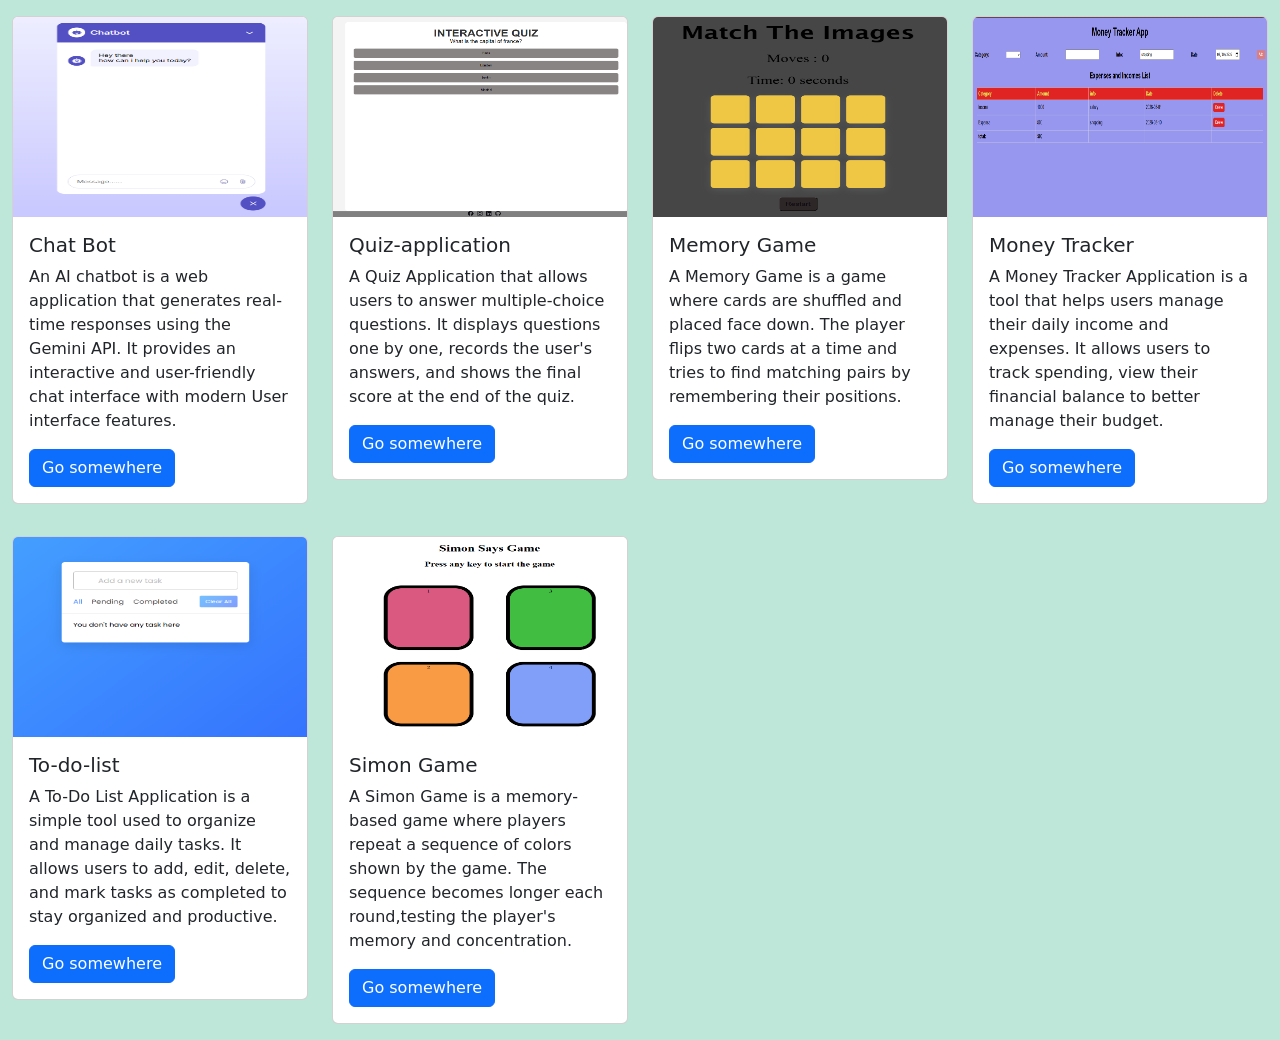
<file: projects.html>
<!DOCTYPE html>
<html lang="en">
<head>
    <meta charset="UTF-8">
    <meta name="viewport" content="width=device-width, initial-scale=1.0">
    <title>Document</title>
    <link href="css\bootstrap.css" rel="stylesheet">
    <style>
        .card img{
            background-size: cover;
        }
    </style>
</head>
<body style="background-color: rgb(190, 230, 217);">
    <div class="container-fluid" style="min-height:300px">
        <div class="row" style="height:300px;">
            <div class="col-sm-3">
                <div class="card mx-auto w-80 my-3">
  <img src="images/chatbot.png" style=" height: 200px;"class="card-img-top" alt="...">
  <div class="card-body">
    <h5 class="card-title">Chat Bot</h5>
    <p class="card-text">An AI chatbot is a web application that generates real-time responses using the Gemini API. It provides an interactive and user-friendly chat interface with modern User interface features.</p>
    <a href="#" class="btn btn-primary">Go somewhere</a>
  </div>
</div>
            </div>
            <div class="col-sm-3">
                <div class="card mx-auto w-80 my-3">
  <img src="images/quiz.png" style=" height: 200px;"class="card-img-top" alt="...">
  <div class="card-body">
    <h5 class="card-title">Quiz-application</h5>
    <p class="card-text">A Quiz Application that allows users to answer multiple-choice questions. It displays questions one by one, records the user's answers, and shows the final score at the end of the quiz.</p>
    <a href="https://interactive-quiz-app-two.vercel.app/" class="btn btn-primary">Go somewhere</a>
  </div>
</div>
            </div>
            <div class="col-sm-3">
                <div class="card mx-auto w-80 my-3">
  <img src="images/memory_game.png" style=" height: 200px;"class="card-img-top" alt="...">
  <div class="card-body">
    <h5 class="card-title">Memory Game</h5>
    <p class="card-text">A Memory Game is a game where cards are shuffled and placed face down. The player flips two cards at a time and tries to find matching pairs by remembering their positions.</p>
    <a href="https://memory-game-development.vercel.app/" class="btn btn-primary">Go somewhere</a>
  </div>
</div>
            </div>
            <div class="col-sm-3">
                <div class="card mx-auto w-80 my-3">
  <img src="images/money_tracker.png" style=" height: 200px;"class="card-img-top" alt="...">
  <div class="card-body">
    <h5 class="card-title">Money Tracker</h5>
    <p class="card-text">A Money Tracker Application is a tool that helps users manage their daily income and expenses. It allows users to track spending, view their financial balance to better manage their budget.</p>
    <a href="https://money-tracker-two-pink.vercel.app/index.html" class="btn btn-primary">Go somewhere</a>
  </div>
</div>
            </div>

            <div class="col-sm-3">
                <div class="card mx-auto w-80 my-3">
  <img src="images/To-do-list.png" style=" height: 200px;"class="card-img-top" alt="...">
  <div class="card-body">
    <h5 class="card-title">To-do-list</h5>
    <p class="card-text">A To-Do List Application is a simple tool used to organize and manage daily tasks. It allows users to add, edit, delete, and mark tasks as completed to stay organized and productive.</p>
    <a href="https://to-do-list-eta-eight-75.vercel.app/" class="btn btn-primary">Go somewhere</a>
  </div>
</div>
            </div>
            <div class="col-sm-3">
                <div class="card mx-auto w-80 my-3">
  <img src="images/simon_game.png" style=" height: 200px;"class="card-img-top" alt="...">
  <div class="card-body">
    <h5 class="card-title">Simon Game</h5>
    <p class="card-text">A Simon Game is a memory-based game where players repeat a sequence of colors shown by the game. The sequence becomes longer each round,testing the player's memory and concentration.</p>
    <a href="https://simon-game-chi-lime.vercel.app/" class="btn btn-primary">Go somewhere</a>
  </div>
</div>
            </div>

            

        </div>
    </div>
</body>
</html>
</file>
